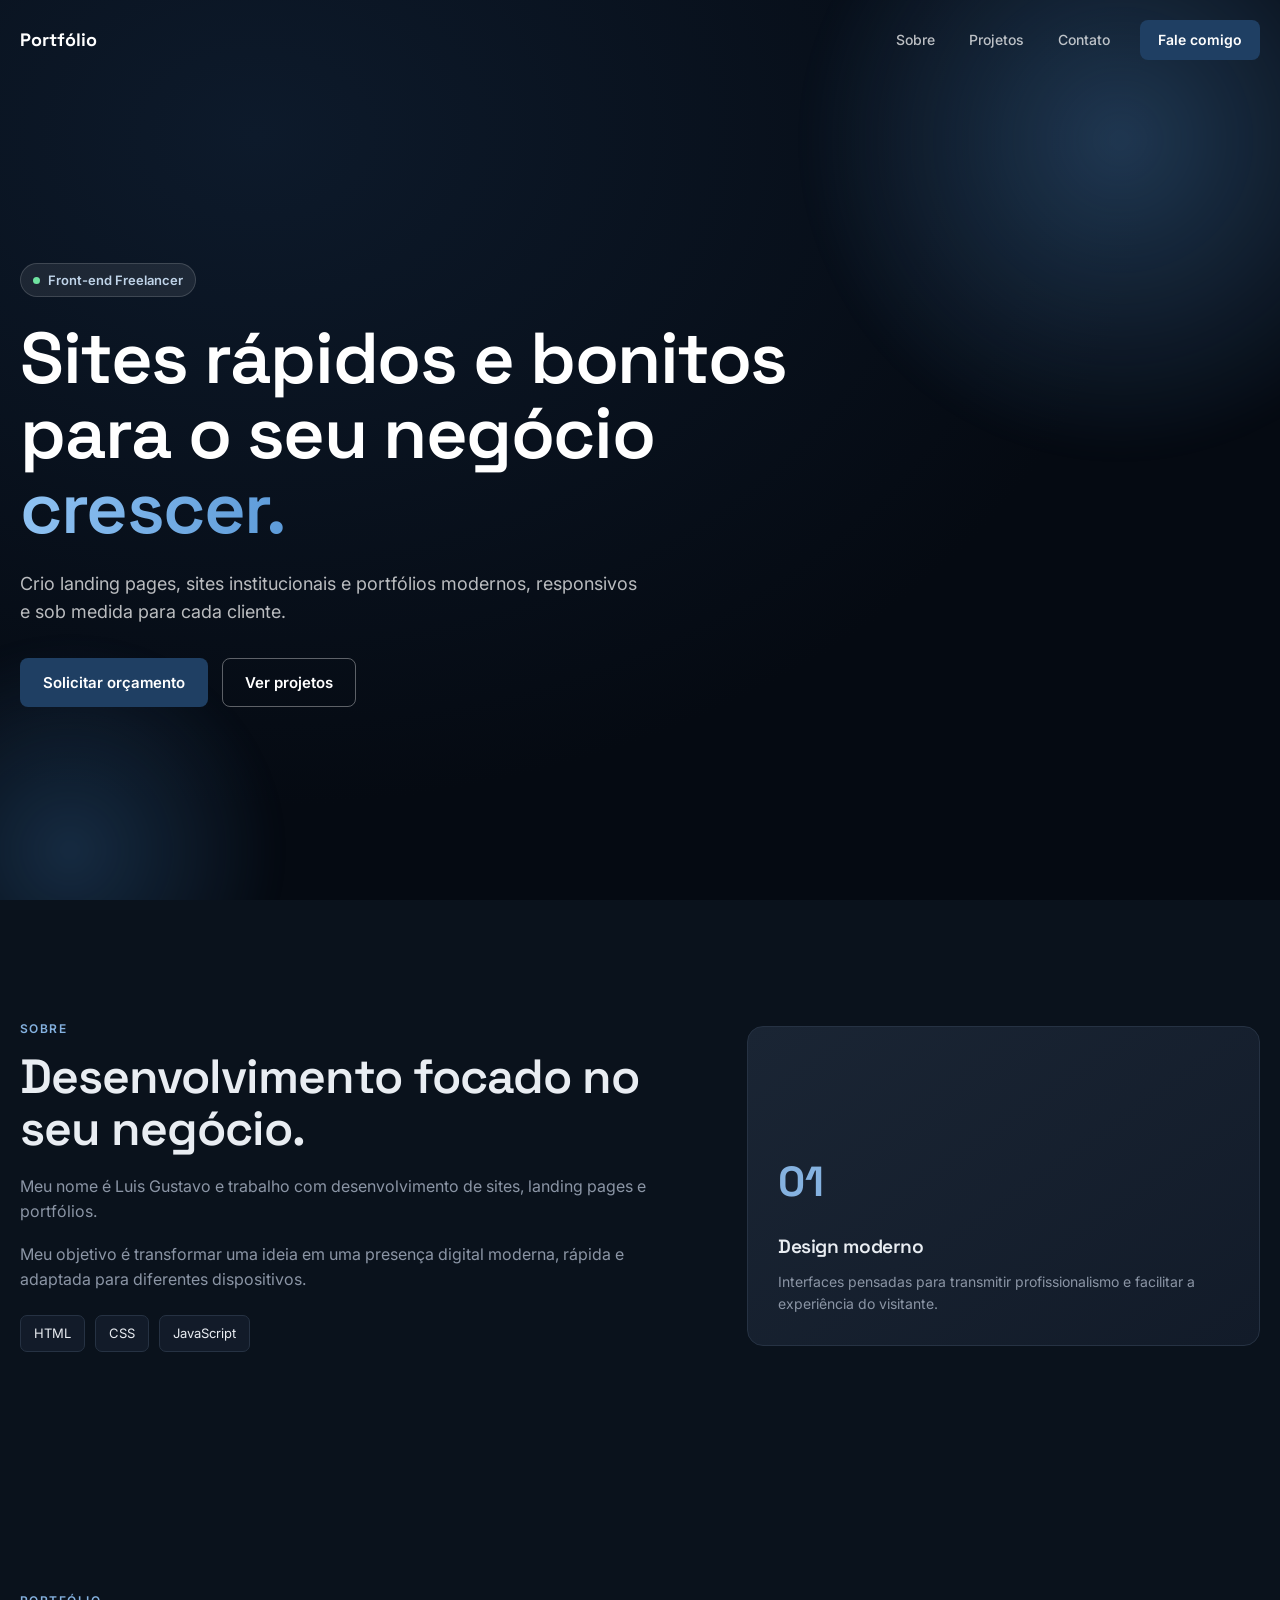
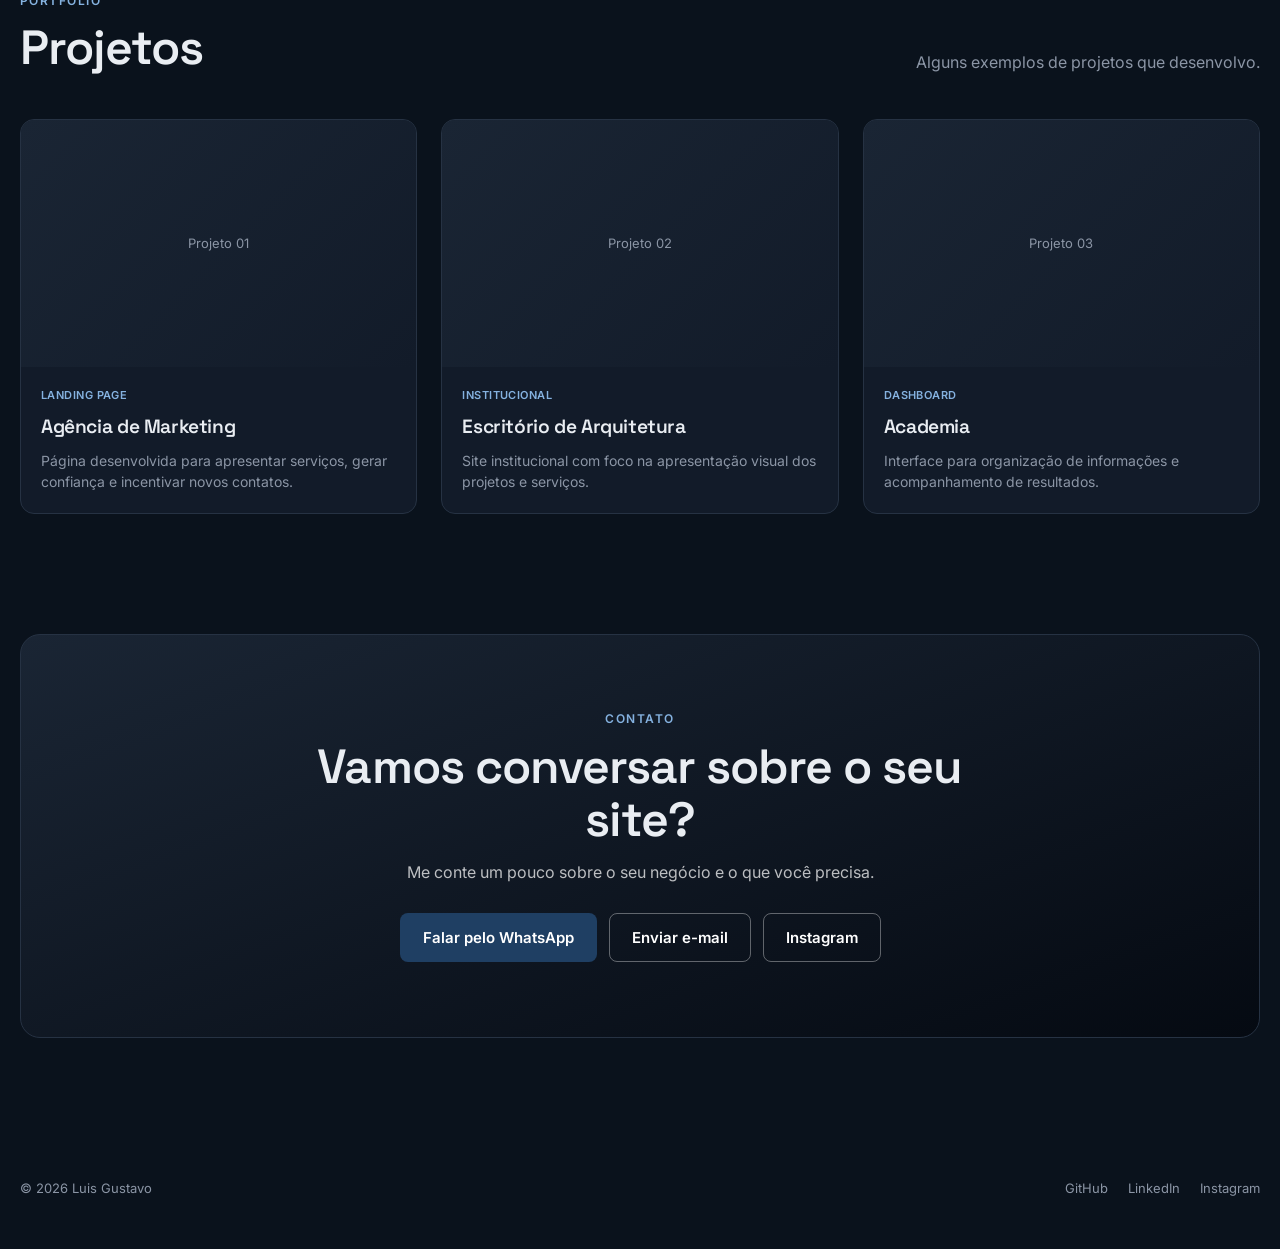
<file: index.html>
<!DOCTYPE html>
<html lang="pt-BR">
<head>
    <meta charset="UTF-8">
    <meta name="viewport" content="width=device-width, initial-scale=1.0">
    <meta name="description" content="Luis Gustavo — desenvolvedor front-end freelancer.">
    <title>Luis Gustavo — Front-end Freelancer</title>

    <link rel="preconnect" href="https://fonts.googleapis.com">
    <link rel="preconnect" href="https://fonts.gstatic.com" crossorigin>
    <link href="https://fonts.googleapis.com/css2?family=Space+Grotesk:wght@500;600;700&family=Inter:wght@400;500;600&display=swap" rel="stylesheet">

    <link rel="stylesheet" href="style.css">
</head>

<body>

<header class="nav" id="navbar">
    <div class="container nav-inner">
        <a href="#inicio" class="logo">Portfólio</a>

        <nav class="nav-menu" id="navMenu">
            <a href="#sobre">Sobre</a>
            <a href="#projetos">Projetos</a>
            <a href="#contato">Contato</a>
            <a href="#contato" class="mobile-menu-button">Fale comigo</a>
        </nav>

        <a href="#contato" class="btn btn-primary nav-button">
            Fale comigo
        </a>

        <button class="menu-toggle" id="menuToggle" aria-label="Abrir menu" aria-expanded="false">
            <span></span>
            <span></span>
            <span></span>
        </button>
    </div>
</header>

<main id="inicio">

<section class="hero">
    <div class="hero-glow hero-glow-one"></div>
    <div class="hero-glow hero-glow-two"></div>

    <div class="container hero-content">
        <span class="eyebrow">
            <i></i>
            Front-end Freelancer
        </span>

        <h1>
            Sites rápidos e bonitos para o seu negócio
            <span>crescer.</span>
        </h1>

        <p>
            Crio landing pages, sites institucionais e portfólios modernos,
            responsivos e sob medida para cada cliente.
        </p>

        <div class="hero-actions">
            <a href="#contato" class="btn btn-primary">
                Solicitar orçamento
            </a>

            <a href="#projetos" class="btn btn-ghost">
                Ver projetos
            </a>
        </div>
    </div>
</section>

<section class="section" id="sobre">
    <div class="container">
        <div class="about">

            <div class="about-content">
                <span class="section-label">SOBRE</span>

                <h2>Desenvolvimento focado no seu negócio.</h2>

                <p>
                    Meu nome é Luis Gustavo e trabalho com desenvolvimento
                    de sites, landing pages e portfólios.
                </p>

                <p>
                    Meu objetivo é transformar uma ideia em uma presença
                    digital moderna, rápida e adaptada para diferentes dispositivos.
                </p>

                <div class="skills">
                    <span>HTML</span>
                    <span>CSS</span>
                    <span>JavaScript</span>
                </div>
            </div>

            <div class="about-card">
                <div>
                    <span class="about-card-number">01</span>
                    <h3>Design moderno</h3>
                    <p>
                        Interfaces pensadas para transmitir profissionalismo
                        e facilitar a experiência do visitante.
                    </p>
                </div>
            </div>

        </div>
    </div>
</section>

<section class="section projects-section" id="projetos">
    <div class="container">

        <div class="section-heading">
            <div>
                <span class="section-label">PORTFÓLIO</span>
                <h2>Projetos</h2>
            </div>

            <p>Alguns exemplos de projetos que desenvolvo.</p>
        </div>

        <div class="projects-grid">

            <article class="project-card">
                <div class="project-image">
                    <span>Projeto 01</span>
                </div>

                <div class="project-info">
                    <span class="project-category">Landing Page</span>
                    <h3>Agência de Marketing</h3>
                    <p>
                        Página desenvolvida para apresentar serviços,
                        gerar confiança e incentivar novos contatos.
                    </p>
                </div>
            </article>

            <article class="project-card">
                <div class="project-image">
                    <span>Projeto 02</span>
                </div>

                <div class="project-info">
                    <span class="project-category">Institucional</span>
                    <h3>Escritório de Arquitetura</h3>
                    <p>
                        Site institucional com foco na apresentação
                        visual dos projetos e serviços.
                    </p>
                </div>
            </article>

            <article class="project-card">
                <div class="project-image">
                    <span>Projeto 03</span>
                </div>

                <div class="project-info">
                    <span class="project-category">Dashboard</span>
                    <h3>Academia</h3>
                    <p>
                        Interface para organização de informações
                        e acompanhamento de resultados.
                    </p>
                </div>
            </article>
        </div>
    </div>
</section>

<section class="contact-section" id="contato">
    <div class="container">

        <div class="contact-panel">
            <span class="section-label">CONTATO</span>

            <h2>Vamos conversar sobre o seu site?</h2>
            <p>
                Me conte um pouco sobre o seu negócio e o que você precisa.
            </p>
            <div class="contact-actions">
                <a                href="https://wa.me/5548996304221?text=Olá!%20Vi%20seu%20portfólio%20e%20tenho%20interesse%20em%20criar%20um%20site."
                    target="_blank"
                    rel="noopener noreferrer"
                    class="btn btn-primary"
                >
                    Falar pelo WhatsApp
                </a>
                <a               href="mailto:silvaluisgustavo2010@gmail.com"
                    class="btn btn-ghost"
                >Enviar e-mail
                </a>
                <a                href="https://www.instagram.com/gustavo346837/"
                  target="_blank" 
                  rel="noopener noreferrer" 
                  class="btn btn-ghost">Instagram</a>
            </div>
        </div>
    </div>
</section>
</main>
<footer>
    <div class="container footer-inner">
        <span>© 2026 Luis Gustavo</span>
        <div class="footer-links">
            <a href="https://github.com/silvaluisgustavo2010-prog">GitHub</a>
            <a href="https://www.linkedin.com/in/luis-gustavo-rocha-da-silva-5175083a5">LinkedIn</a>
            <a href="https://www.instagram.com/gustavo346837/">Instagram</a>
        </div>
    </div>
</footer>
<script src="script.js"></script>
</body>
</html>
</file>
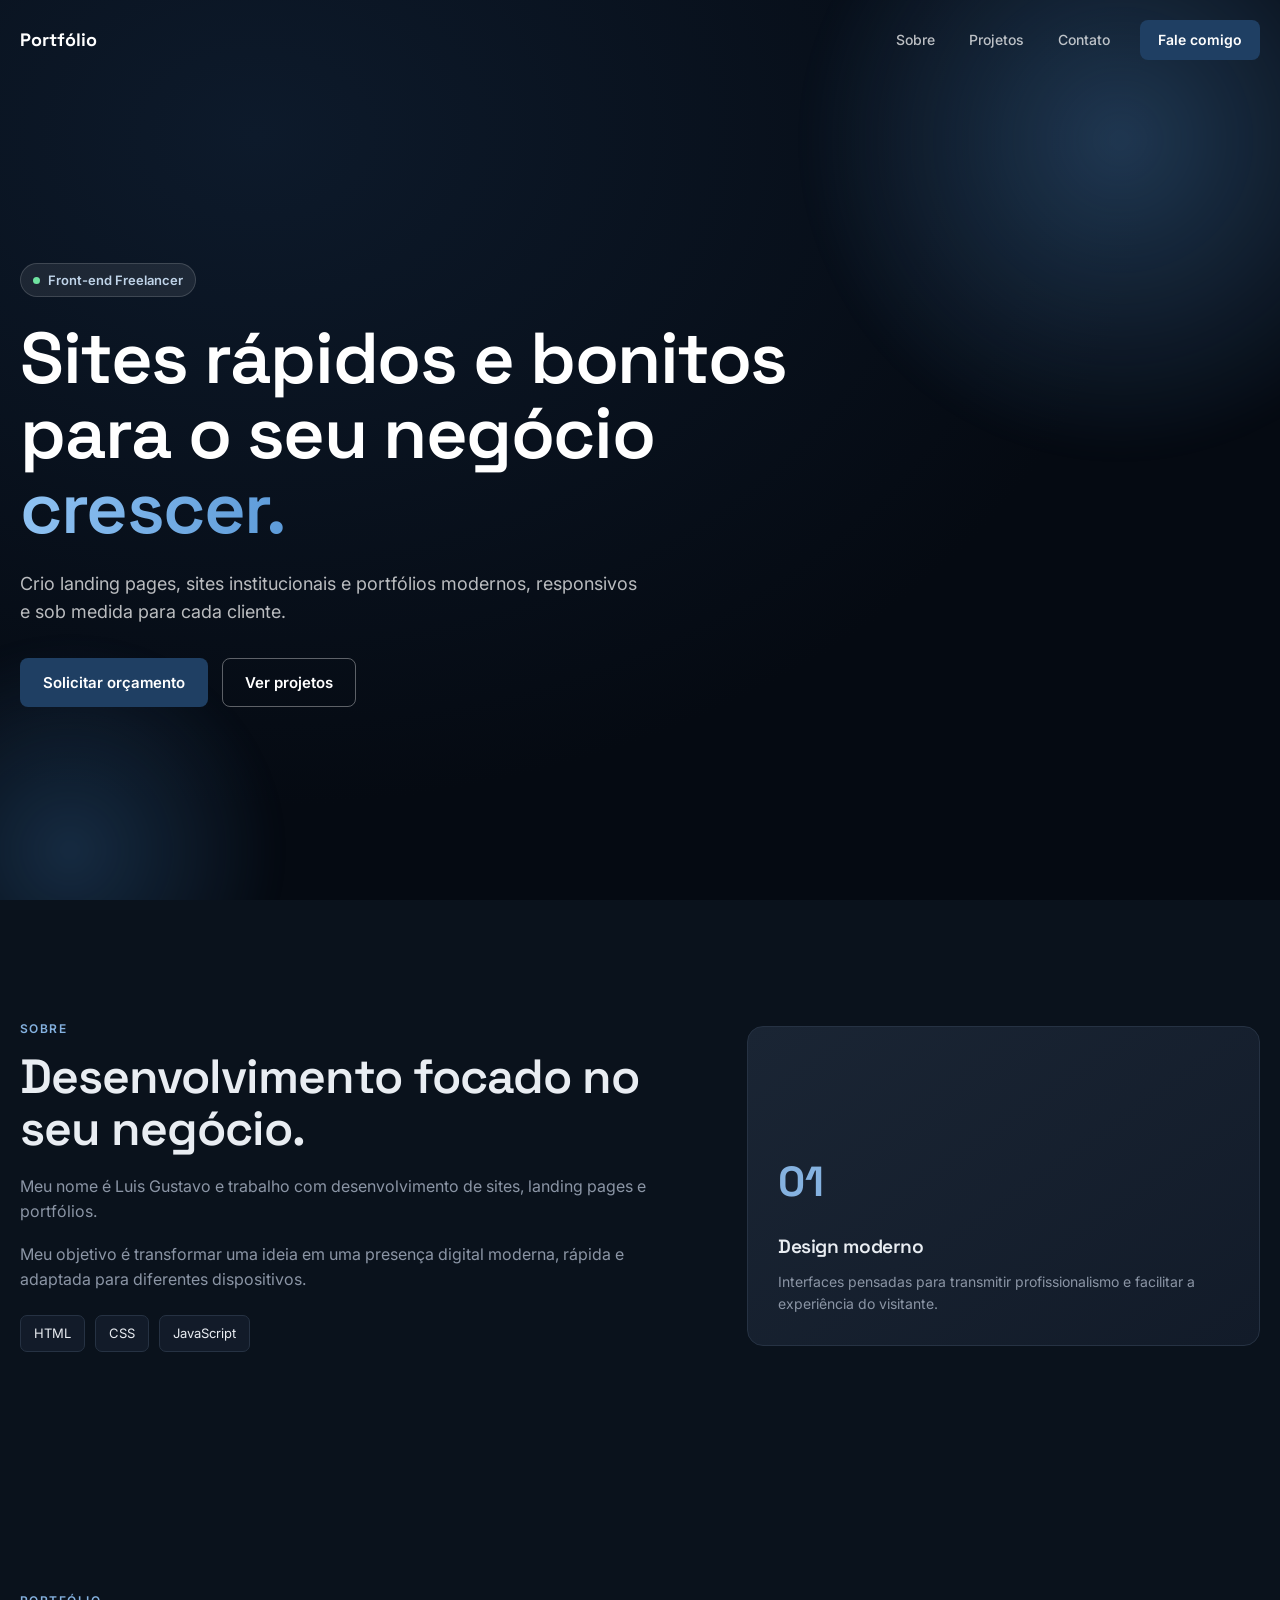
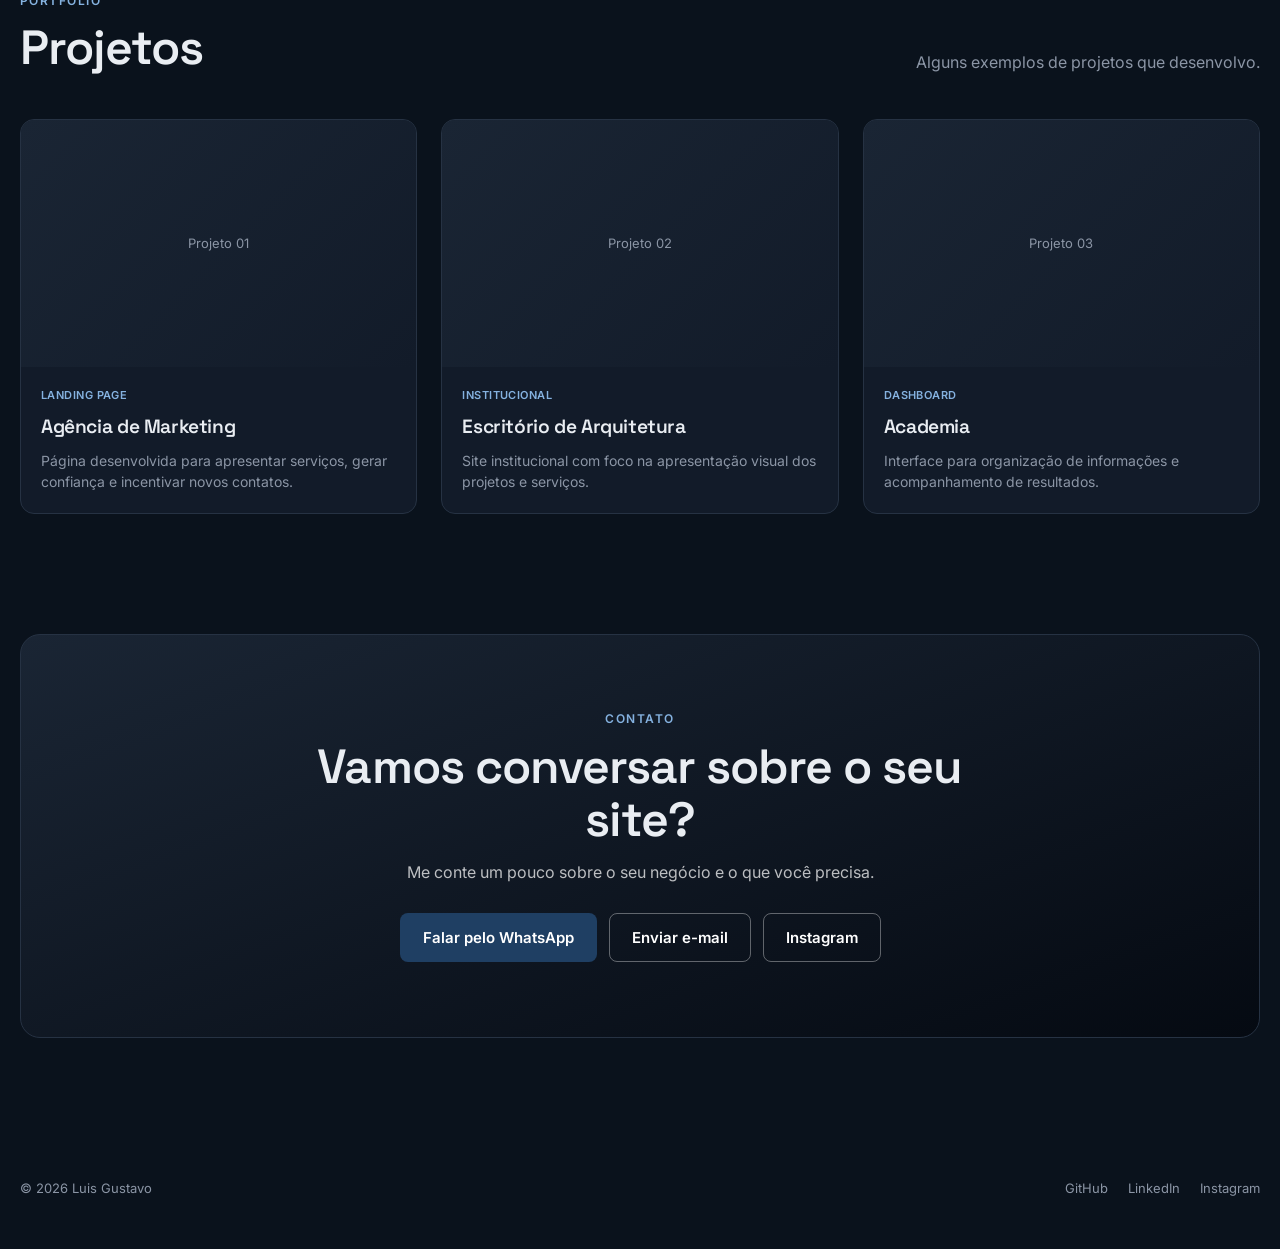
<file: Meusite.html>
<!DOCTYPE html>
<html lang="pt-BR">
<head>
    <meta charset="UTF-8">
    <meta name="viewport" content="width=device-width, initial-scale=1.0">
    <meta name="description" content="Luis Gustavo — desenvolvedor front-end freelancer.">
    <title>Luis Gustavo — Front-end Freelancer</title>

    <link rel="preconnect" href="https://fonts.googleapis.com">
    <link rel="preconnect" href="https://fonts.gstatic.com" crossorigin>
    <link href="https://fonts.googleapis.com/css2?family=Space+Grotesk:wght@500;600;700&family=Inter:wght@400;500;600&display=swap" rel="stylesheet">

    <link rel="stylesheet" href="Meusite.css">
</head>

<body>

<header class="nav" id="navbar">
    <div class="container nav-inner">
        <a href="#inicio" class="logo">Portfólio</a>

        <nav class="nav-menu" id="navMenu">
            <a href="#sobre">Sobre</a>
            <a href="#projetos">Projetos</a>
            <a href="#contato">Contato</a>
            <a href="#contato" class="mobile-menu-button">Fale comigo</a>
        </nav>

        <a href="#contato" class="btn btn-primary nav-button">
            Fale comigo
        </a>

        <button class="menu-toggle" id="menuToggle" aria-label="Abrir menu" aria-expanded="false">
            <span></span>
            <span></span>
            <span></span>
        </button>
    </div>
</header>

<main id="inicio">

<section class="hero">
    <div class="hero-glow hero-glow-one"></div>
    <div class="hero-glow hero-glow-two"></div>

    <div class="container hero-content">
        <span class="eyebrow">
            <i></i>
            Front-end Freelancer
        </span>

        <h1>
            Sites rápidos e bonitos para o seu negócio
            <span>crescer.</span>
        </h1>

        <p>
            Crio landing pages, sites institucionais e portfólios modernos,
            responsivos e sob medida para cada cliente.
        </p>

        <div class="hero-actions">
            <a href="#contato" class="btn btn-primary">
                Solicitar orçamento
            </a>

            <a href="#projetos" class="btn btn-ghost">
                Ver projetos
            </a>
        </div>
    </div>
</section>

<section class="section" id="sobre">
    <div class="container">
        <div class="about">

            <div class="about-content">
                <span class="section-label">SOBRE</span>

                <h2>Desenvolvimento focado no seu negócio.</h2>

                <p>
                    Meu nome é Luis Gustavo e trabalho com desenvolvimento
                    de sites, landing pages e portfólios.
                </p>

                <p>
                    Meu objetivo é transformar uma ideia em uma presença
                    digital moderna, rápida e adaptada para diferentes dispositivos.
                </p>

                <div class="skills">
                    <span>HTML</span>
                    <span>CSS</span>
                    <span>JavaScript</span>
                </div>
            </div>

            <div class="about-card">
                <div>
                    <span class="about-card-number">01</span>
                    <h3>Design moderno</h3>
                    <p>
                        Interfaces pensadas para transmitir profissionalismo
                        e facilitar a experiência do visitante.
                    </p>
                </div>
            </div>

        </div>
    </div>
</section>

<section class="section projects-section" id="projetos">
    <div class="container">

        <div class="section-heading">
            <div>
                <span class="section-label">PORTFÓLIO</span>
                <h2>Projetos</h2>
            </div>

            <p>Alguns exemplos de projetos que desenvolvo.</p>
        </div>

        <div class="projects-grid">

            <article class="project-card">
                <div class="project-image">
                    <span>Projeto 01</span>
                </div>

                <div class="project-info">
                    <span class="project-category">Landing Page</span>
                    <h3>Agência de Marketing</h3>
                    <p>
                        Página desenvolvida para apresentar serviços,
                        gerar confiança e incentivar novos contatos.
                    </p>
                </div>
            </article>

            <article class="project-card">
                <div class="project-image">
                    <span>Projeto 02</span>
                </div>

                <div class="project-info">
                    <span class="project-category">Institucional</span>
                    <h3>Escritório de Arquitetura</h3>
                    <p>
                        Site institucional com foco na apresentação
                        visual dos projetos e serviços.
                    </p>
                </div>
            </article>

            <article class="project-card">
                <div class="project-image">
                    <span>Projeto 03</span>
                </div>

                <div class="project-info">
                    <span class="project-category">Dashboard</span>
                    <h3>Academia</h3>
                    <p>
                        Interface para organização de informações
                        e acompanhamento de resultados.
                    </p>
                </div>
            </article>

        </div>
    </div>
</section>

<section class="contact-section" id="contato">
    <div class="container">

        <div class="contact-panel">
            <span class="section-label">CONTATO</span>

            <h2>Vamos conversar sobre o seu site?</h2>
            <p>
                Me conte um pouco sobre o seu negócio e o que você precisa.
            </p>
            <div class="contact-actions">
                <a                href="https://wa.me/5548996304221?text=Olá!%20Vi%20seu%20portfólio%20e%20tenho%20interesse%20em%20criar%20um%20site."
                    target="_blank"
                    rel="noopener noreferrer"
                    class="btn btn-primary"
                >
                    Falar pelo WhatsApp
                </a>
                <a               href="mailto:silvaluisgustavo2010@gmail.com"
                    class="btn btn-ghost"
                >Enviar e-mail
                </a>
                <a                href="https://www.instagram.com/gustavo346837/"
                  target="_blank" 
                  rel="noopener noreferrer" 
                  class="btn btn-ghost">Instagram</a>
            </div>
        </div>
    </div>
</section>
</main>
<footer>
    <div class="container footer-inner">
        <span>© 2026 Luis Gustavo</span>
        <div class="footer-links">
            <a href="https://github.com/silvaluisgustavo2010-prog">GitHub</a>
            <a href="https://www.linkedin.com/in/luis-gustavo-rocha-da-silva-5175083a5">LinkedIn</a>
            <a href="https://www.instagram.com/gustavo346837/">Instagram</a>
        </div>
    </div>
</footer>
<script src="Meusite.js"></script>
</body>
</html>
</file>
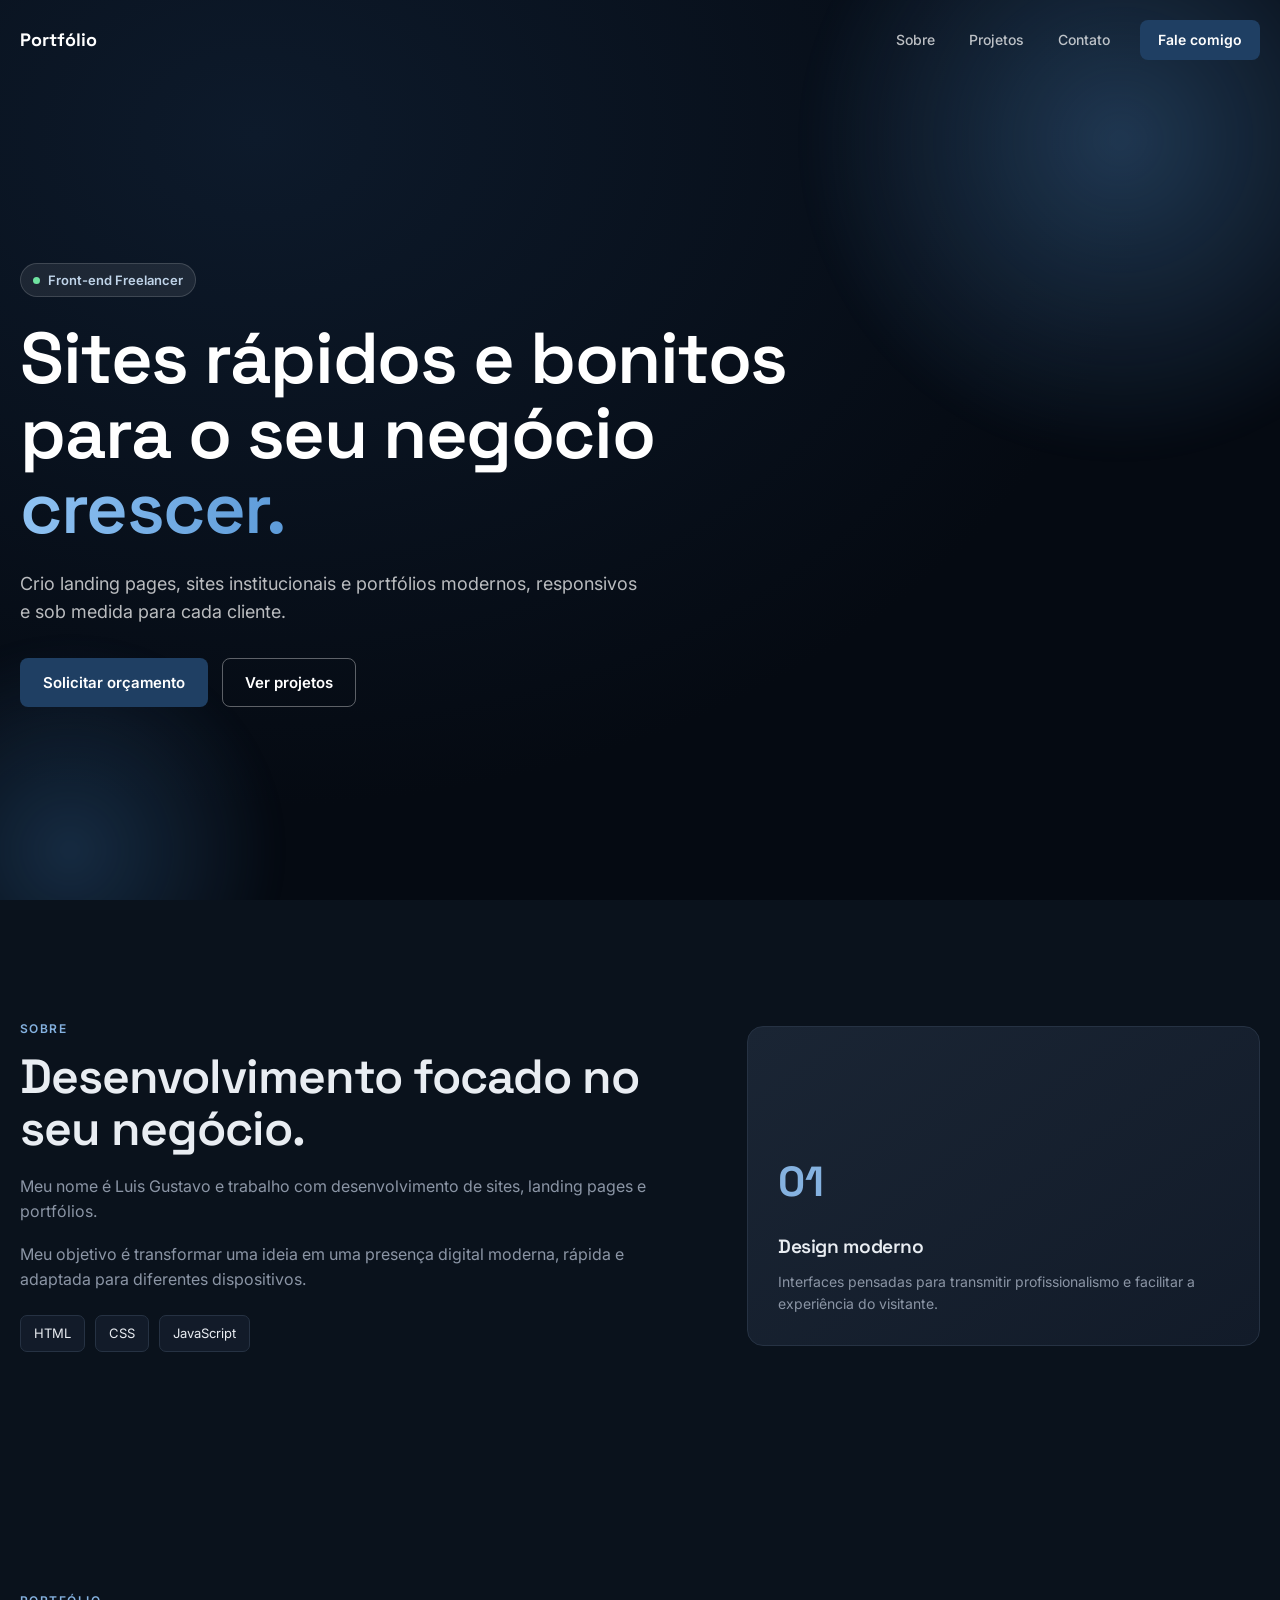
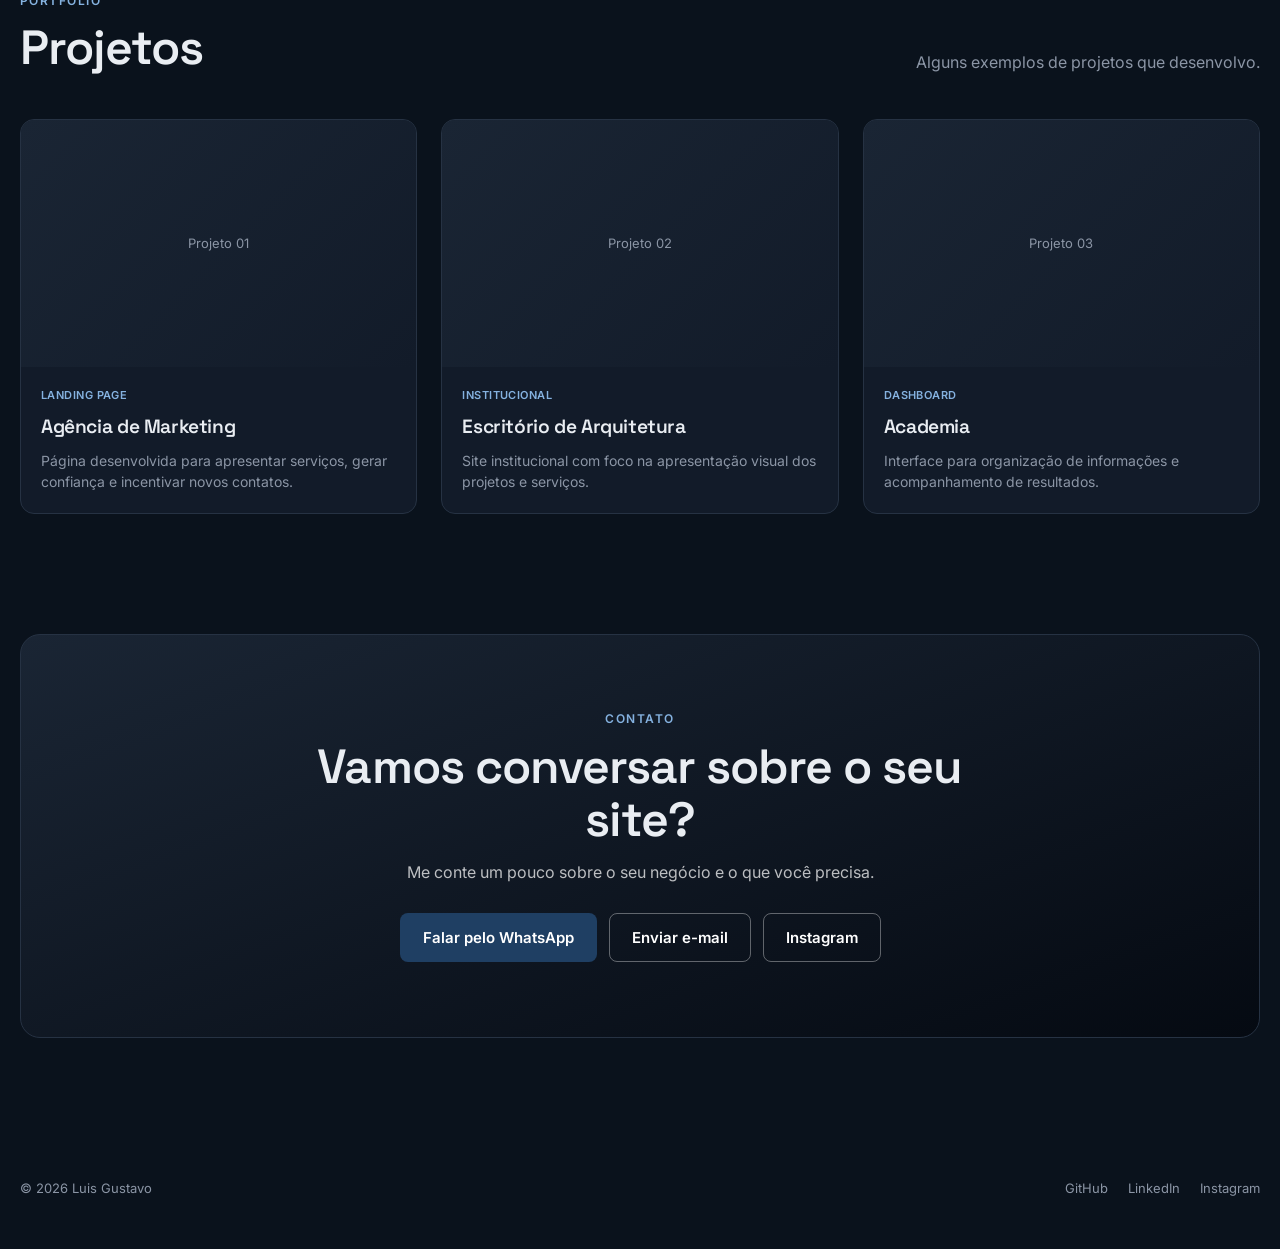
<file: meusite.html>
<!DOCTYPE html>
<html lang="pt-BR">
<head>
    <meta charset="UTF-8">
    <meta name="viewport" content="width=device-width, initial-scale=1.0">
    <meta name="description" content="Luis Gustavo — desenvolvedor front-end freelancer.">
    <title>Luis Gustavo — Front-end Freelancer</title>

    <link rel="preconnect" href="https://fonts.googleapis.com">
    <link rel="preconnect" href="https://fonts.gstatic.com" crossorigin>
    <link href="https://fonts.googleapis.com/css2?family=Space+Grotesk:wght@500;600;700&family=Inter:wght@400;500;600&display=swap" rel="stylesheet">

    <link rel="stylesheet" href="Meusite.css">
</head>

<body>

<header class="nav" id="navbar">
    <div class="container nav-inner">
        <a href="#inicio" class="logo">Portfólio</a>

        <nav class="nav-menu" id="navMenu">
            <a href="#sobre">Sobre</a>
            <a href="#projetos">Projetos</a>
            <a href="#contato">Contato</a>
            <a href="#contato" class="mobile-menu-button">Fale comigo</a>
        </nav>

        <a href="#contato" class="btn btn-primary nav-button">
            Fale comigo
        </a>

        <button class="menu-toggle" id="menuToggle" aria-label="Abrir menu" aria-expanded="false">
            <span></span>
            <span></span>
            <span></span>
        </button>
    </div>
</header>

<main id="inicio">

<section class="hero">
    <div class="hero-glow hero-glow-one"></div>
    <div class="hero-glow hero-glow-two"></div>

    <div class="container hero-content">
        <span class="eyebrow">
            <i></i>
            Front-end Freelancer
        </span>

        <h1>
            Sites rápidos e bonitos para o seu negócio
            <span>crescer.</span>
        </h1>

        <p>
            Crio landing pages, sites institucionais e portfólios modernos,
            responsivos e sob medida para cada cliente.
        </p>

        <div class="hero-actions">
            <a href="#contato" class="btn btn-primary">
                Solicitar orçamento
            </a>

            <a href="#projetos" class="btn btn-ghost">
                Ver projetos
            </a>
        </div>
    </div>
</section>

<section class="section" id="sobre">
    <div class="container">
        <div class="about">

            <div class="about-content">
                <span class="section-label">SOBRE</span>

                <h2>Desenvolvimento focado no seu negócio.</h2>

                <p>
                    Meu nome é Luis Gustavo e trabalho com desenvolvimento
                    de sites, landing pages e portfólios.
                </p>

                <p>
                    Meu objetivo é transformar uma ideia em uma presença
                    digital moderna, rápida e adaptada para diferentes dispositivos.
                </p>

                <div class="skills">
                    <span>HTML</span>
                    <span>CSS</span>
                    <span>JavaScript</span>
                </div>
            </div>

            <div class="about-card">
                <div>
                    <span class="about-card-number">01</span>
                    <h3>Design moderno</h3>
                    <p>
                        Interfaces pensadas para transmitir profissionalismo
                        e facilitar a experiência do visitante.
                    </p>
                </div>
            </div>

        </div>
    </div>
</section>

<section class="section projects-section" id="projetos">
    <div class="container">

        <div class="section-heading">
            <div>
                <span class="section-label">PORTFÓLIO</span>
                <h2>Projetos</h2>
            </div>

            <p>Alguns exemplos de projetos que desenvolvo.</p>
        </div>

        <div class="projects-grid">

            <article class="project-card">
                <div class="project-image">
                    <span>Projeto 01</span>
                </div>

                <div class="project-info">
                    <span class="project-category">Landing Page</span>
                    <h3>Agência de Marketing</h3>
                    <p>
                        Página desenvolvida para apresentar serviços,
                        gerar confiança e incentivar novos contatos.
                    </p>
                </div>
            </article>

            <article class="project-card">
                <div class="project-image">
                    <span>Projeto 02</span>
                </div>

                <div class="project-info">
                    <span class="project-category">Institucional</span>
                    <h3>Escritório de Arquitetura</h3>
                    <p>
                        Site institucional com foco na apresentação
                        visual dos projetos e serviços.
                    </p>
                </div>
            </article>

            <article class="project-card">
                <div class="project-image">
                    <span>Projeto 03</span>
                </div>

                <div class="project-info">
                    <span class="project-category">Dashboard</span>
                    <h3>Academia</h3>
                    <p>
                        Interface para organização de informações
                        e acompanhamento de resultados.
                    </p>
                </div>
            </article>

        </div>
    </div>
</section>

<section class="contact-section" id="contato">
    <div class="container">

        <div class="contact-panel">
            <span class="section-label">CONTATO</span>

            <h2>Vamos conversar sobre o seu site?</h2>
            <p>
                Me conte um pouco sobre o seu negócio e o que você precisa.
            </p>
            <div class="contact-actions">
                <a                href="https://wa.me/5548996304221?text=Olá!%20Vi%20seu%20portfólio%20e%20tenho%20interesse%20em%20criar%20um%20site."
                    target="_blank"
                    rel="noopener noreferrer"
                    class="btn btn-primary"
                >
                    Falar pelo WhatsApp
                </a>
                <a               href="mailto:silvaluisgustavo2010@gmail.com"
                    class="btn btn-ghost"
                >Enviar e-mail
                </a>
                <a                href="https://www.instagram.com/gustavo346837/"
                  target="_blank" 
                  rel="noopener noreferrer" 
                  class="btn btn-ghost">Instagram</a>
            </div>
        </div>
    </div>
</section>
</main>
<footer>
    <div class="container footer-inner">
        <span>© 2026 Luis Gustavo</span>
        <div class="footer-links">
            <a href="https://github.com/silvaluisgustavo2010-prog">GitHub</a>
            <a href="https://www.linkedin.com/in/luis-gustavo-rocha-da-silva-5175083a5">LinkedIn</a>
            <a href="https://www.instagram.com/gustavo346837/">Instagram</a>
        </div>
    </div>
</footer>
<script src="Meusite.js"></script>
</body>
</html>
</file>
<file: style.css>
:root {
    --bg: #0A121C;
    --surface: #121B29;
    --surface-2: #1A2534;
    --ink: #E9EDF2;
    --ink-muted: #8B95A5;
    --line: #263243;
    --navy-900: #050A12;
    --navy-800: #0D1A2B;
    --blue-600: #1F3F63;
    --blue-700: #16304E;
    --blue-soft: rgba(63,110,160,.18);
    --blue-text: #85B2E0;
    --display: 'Space Grotesk', sans-serif;
    --body: 'Inter', sans-serif;
    --container: 1240px;
}

* {
    box-sizing: border-box;
    margin: 0;
    padding: 0;
}

html {
    scroll-behavior: smooth;
    scroll-padding-top: 90px;
}

body {
    background: var(--bg);
    color: var(--ink);
    font-family: var(--body);
    line-height: 1.55;
    overflow-x: hidden;
}

body.menu-open {
    overflow: hidden;
}

a {
    color: inherit;
    text-decoration: none;
}

button {
    font: inherit;
}

.container {
    width: min(calc(100% - 40px), var(--container));
    margin-inline: auto;
}

h1,
h2,
h3 {
    font-family: var(--display);
    font-weight: 600;
    letter-spacing: -.02em;
}

h1 {
    font-size: clamp(2.4rem, 6vw, 4.5rem);
    line-height: 1.04;
}

h2 {
    font-size: clamp(2rem, 4vw, 3rem);
    line-height: 1.1;
}

h3 {
    font-size: 1.2rem;
}

.btn {
    display: inline-flex;
    align-items: center;
    justify-content: center;
    min-height: 46px;
    padding: 12px 22px;
    border: 1px solid transparent;
    border-radius: 8px;
    font-size: 15px;
    font-weight: 600;
    transition: .2s ease;
}

.btn-primary {
    background: var(--blue-600);
    color: #fff;
}

.btn-primary:hover {
    background: var(--blue-700);
    transform: translateY(-2px);
}

.btn-ghost {
    border-color: rgba(255,255,255,.35);
    color: #fff;
}

.btn-ghost:hover {
    border-color: #fff;
    transform: translateY(-2px);
}

.nav {
    position: fixed;
    top: 0;
    left: 0;
    width: 100%;
    z-index: 1000;
    padding: 20px 0;
    border-bottom: 1px solid transparent;
    transition: .3s ease;
}

.nav.scrolled {
    padding: 12px 0;
    background: rgba(10,18,28,.88);
    backdrop-filter: blur(12px);
    border-color: var(--line);
}

.nav-inner {
    display: flex;
    align-items: center;
    gap: 30px;
}

.logo {
    flex-shrink: 0;
    font-family: var(--display);
    font-size: 18px;
    font-weight: 700;
    color: #fff;
}

.nav-menu {
    display: flex;
    align-items: center;
    gap: clamp(18px,3vw,34px);
    margin-left: auto;
}

.nav-menu a {
    color: rgba(255,255,255,.72);
    font-size: 14px;
    font-weight: 500;
}

.nav-menu a:hover {
    color: #fff;
}

.nav-button {
    flex-shrink: 0;
    min-height: 40px;
    padding: 8px 17px;
    font-size: 14px;
}

.mobile-menu-button {
    display: none;
}

.menu-toggle {
    display: none;
    width: 42px;
    height: 42px;
    border: 1px solid var(--line);
    border-radius: 8px;
    background: var(--surface);
    cursor: pointer;
    flex-direction: column;
    align-items: center;
    justify-content: center;
    gap: 5px;
}

.menu-toggle span {
    width: 20px;
    height: 2px;
    background: #fff;
    transition: .3s ease;
}

.menu-toggle.active span:nth-child(1) {
    transform: translateY(7px) rotate(45deg);
}

.menu-toggle.active span:nth-child(2) {
    opacity: 0;
}

.menu-toggle.active span:nth-child(3) {
    transform: translateY(-7px) rotate(-45deg);
}

.hero {
    position: relative;
    min-height: 100svh;
    display: flex;
    align-items: center;
    padding: 150px 0 80px;
    overflow: hidden;
    background: radial-gradient(ellipse at 20% 15%, var(--navy-800), var(--navy-900) 62%);
}

.hero-content {
    position: relative;
    z-index: 2;
}

.hero h1 {
    max-width: 900px;
    color: #fff;
}

.hero h1 span {
    background: linear-gradient(90deg,#8FC2F2,#5D9BD9);
    -webkit-background-clip: text;
    color: transparent;
}

.hero p {
    max-width: 620px;
    margin-top: 24px;
    color: rgba(255,255,255,.72);
    font-size: clamp(1rem,2vw,1.125rem);
}

.eyebrow {
    display: inline-flex;
    align-items: center;
    gap: 8px;
    margin-bottom: 24px;
    padding: 6px 12px;
    border: 1px solid rgba(255,255,255,.15);
    border-radius: 20px;
    background: rgba(255,255,255,.08);
    color: #BFD3E8;
    font-size: 13px;
    font-weight: 600;
}

.eyebrow i {
    width: 7px;
    height: 7px;
    border-radius: 50%;
    background: #6FE3A0;
}

.hero-actions {
    display: flex;
    flex-wrap: wrap;
    gap: 14px;
    margin-top: 32px;
}

.hero-glow {
    position: absolute;
    border-radius: 50%;
    pointer-events: none;
}

.hero-glow-one {
    width: min(640px,70vw);
    aspect-ratio: 1;
    top: -180px;
    right: -160px;
    background: radial-gradient(circle,rgba(80,140,200,.35),transparent 70%);
    filter: blur(10px);
}

.hero-glow-two {
    width: min(420px,55vw);
    aspect-ratio: 1;
    left: -140px;
    bottom: -160px;
    background: radial-gradient(circle,rgba(47,93,138,.4),transparent 70%);
    filter: blur(10px);
}

.section {
    padding: clamp(75px,10vw,120px) 0;
}

.section-label {
    display: block;
    margin-bottom: 12px;
    color: var(--blue-text);
    font-size: 12px;
    font-weight: 600;
    letter-spacing: .12em;
}

.about {
    display: grid;
    grid-template-columns: minmax(0,1.1fr) minmax(280px,.9fr);
    align-items: center;
    gap: clamp(40px,8vw,100px);
}

.about-content p {
    max-width: 650px;
    margin-top: 18px;
    color: var(--ink-muted);
}

.skills {
    display: flex;
    flex-wrap: wrap;
    gap: 10px;
    margin-top: 24px;
}

.skills span {
    padding: 7px 13px;
    border: 1px solid var(--line);
    border-radius: 7px;
    background: var(--surface);
    font-size: 13px;
}

.skills span:hover {
    border-color: var(--blue-text);
    transform: translateY(-2px);
}

.about-card {
    min-height: 320px;
    display: flex;
    align-items: flex-end;
    padding: 30px;
    border: 1px solid var(--line);
    border-radius: 16px;
    background: linear-gradient(145deg,var(--surface-2),var(--surface));
}

.about-card-number {
    display: block;
    margin-bottom: 18px;
    color: var(--blue-text);
    font-family: var(--display);
    font-size: 42px;
    font-weight: 700;
}

.about-card p {
    margin-top: 10px;
    color: var(--ink-muted);
    font-size: 14px;
}

.section-heading {
    display: flex;
    align-items: flex-end;
    justify-content: space-between;
    gap: 30px;
    margin-bottom: 44px;
}

.section-heading > p {
    max-width: 400px;
    color: var(--ink-muted);
    text-align: right;
}

.projects-grid {
    display: grid;
    grid-template-columns: repeat(auto-fit,minmax(280px,1fr));
    gap: 24px;
}

.project-card {
    min-width: 0;
    overflow: hidden;
    border: 1px solid var(--line);
    border-radius: 14px;
    background: var(--surface);
    transition: .3s ease;
}

.project-card:hover {
    transform: translateY(-6px);
    border-color: rgba(47,93,138,.45);
    box-shadow: 0 24px 45px -25px rgba(14,27,45,.8);
}

.project-image {
    aspect-ratio: 16/10;
    display: flex;
    align-items: center;
    justify-content: center;
    background: linear-gradient(135deg,var(--surface-2),var(--surface));
    color: var(--ink-muted);
    font-size: 13px;
}

.project-info {
    padding: 20px;
}

.project-category {
    display: block;
    margin-bottom: 8px;
    color: var(--blue-text);
    font-size: 11px;
    font-weight: 600;
    letter-spacing: .04em;
    text-transform: uppercase;
}

.project-info p {
    margin-top: 8px;
    color: var(--ink-muted);
    font-size: 14px;
}

.contact-section {
    padding: 0 0 clamp(60px,10vw,110px);
}

.contact-panel {
    padding: clamp(45px,7vw,75px) clamp(20px,6vw,60px);
    border: 1px solid var(--line);
    border-radius: 20px;
    background: linear-gradient(160deg,var(--surface-2),var(--navy-900));
    text-align: center;
}

.contact-panel h2 {
    max-width: 700px;
    margin: auto;
}

.contact-panel > p {
    max-width: 500px;
    margin: 14px auto 28px;
    color: rgba(255,255,255,.72);
}

.contact-actions {
    display: flex;
    flex-wrap: wrap;
    justify-content: center;
    gap: 12px;
}

footer {
    padding: 30px 0 50px;
}

.footer-inner {
    display: flex;
    align-items: center;
    justify-content: space-between;
    gap: 20px;
    color: var(--ink-muted);
    font-size: 13px;
}

.footer-links {
    display: flex;
    flex-wrap: wrap;
    gap: 20px;
}

.footer-links a:hover {
    color: var(--ink);
}

@media (max-width: 850px) {
    .nav-button {
        display: none;
    }

    .menu-toggle {
        display: flex;
        margin-left: auto;
    }

    .nav-menu {
        position: fixed;
        top: 0;
        right: 0;
        width: min(320px,85vw);
        height: 100dvh;
        padding: 100px 30px 30px;
        flex-direction: column;
        align-items: flex-start;
        gap: 24px;
        background: rgba(5,10,18,.98);
        border-left: 1px solid var(--line);
        transform: translateX(100%);
        transition: transform .35s ease;
    }

    .nav-menu.open {
        transform: translateX(0);
    }

    .nav-menu a {
        font-size: 18px;
    }

    .mobile-menu-button {
        display: flex;
        width: 100%;
        justify-content: center;
        padding: 13px;
        border-radius: 8px;
        background: var(--blue-600);
        color: #fff !important;
        font-size: 15px !important;
    }

    .about {
        grid-template-columns: 1fr;
    }

    .section-heading {
        align-items: flex-start;
        flex-direction: column;
    }

    .section-heading > p {
        text-align: left;
    }
}

@media (max-width: 600px) {
    .container {
        width: calc(100% - 28px);
    }

    .nav {
        padding: 15px 0;
    }

    .hero {
        padding: 110px 0 65px;
    }

    .hero h1 {
        font-size: clamp(2.2rem,11vw,3.1rem);
    }

    .hero p {
        font-size: 15px;
    }

    .hero-actions {
        flex-direction: column;
        margin-top: 26px;
    }

    .hero-actions .btn,
    .contact-actions .btn {
        width: 100%;
    }

    .section {
        padding: 70px 0;
    }

    .projects-grid {
        grid-template-columns: 1fr;
    }

    .contact-panel {
        border-radius: 16px;
        padding: 45px 18px;
    }

    .contact-actions {
        flex-direction: column;
    }

    .footer-inner {
        flex-direction: column;
        text-align: center;
    }

    .footer-links {
        justify-content: center;
    }
}

@media (max-width: 380px) {
    .container {
        width: calc(100% - 24px);
    }

    .hero h1 {
        font-size: 2rem;
    }
}
</file>
<file: Meusite.css>
:root {
    --bg: #0A121C;
    --surface: #121B29;
    --surface-2: #1A2534;
    --ink: #E9EDF2;
    --ink-muted: #8B95A5;
    --line: #263243;
    --navy-900: #050A12;
    --navy-800: #0D1A2B;
    --blue-600: #1F3F63;
    --blue-700: #16304E;
    --blue-soft: rgba(63,110,160,.18);
    --blue-text: #85B2E0;
    --display: 'Space Grotesk', sans-serif;
    --body: 'Inter', sans-serif;
    --container: 1240px;
}

* {
    box-sizing: border-box;
    margin: 0;
    padding: 0;
}

html {
    scroll-behavior: smooth;
    scroll-padding-top: 90px;
}

body {
    background: var(--bg);
    color: var(--ink);
    font-family: var(--body);
    line-height: 1.55;
    overflow-x: hidden;
}

body.menu-open {
    overflow: hidden;
}

a {
    color: inherit;
    text-decoration: none;
}

button {
    font: inherit;
}

.container {
    width: min(calc(100% - 40px), var(--container));
    margin-inline: auto;
}

h1,
h2,
h3 {
    font-family: var(--display);
    font-weight: 600;
    letter-spacing: -.02em;
}

h1 {
    font-size: clamp(2.4rem, 6vw, 4.5rem);
    line-height: 1.04;
}

h2 {
    font-size: clamp(2rem, 4vw, 3rem);
    line-height: 1.1;
}

h3 {
    font-size: 1.2rem;
}

.btn {
    display: inline-flex;
    align-items: center;
    justify-content: center;
    min-height: 46px;
    padding: 12px 22px;
    border: 1px solid transparent;
    border-radius: 8px;
    font-size: 15px;
    font-weight: 600;
    transition: .2s ease;
}

.btn-primary {
    background: var(--blue-600);
    color: #fff;
}

.btn-primary:hover {
    background: var(--blue-700);
    transform: translateY(-2px);
}

.btn-ghost {
    border-color: rgba(255,255,255,.35);
    color: #fff;
}

.btn-ghost:hover {
    border-color: #fff;
    transform: translateY(-2px);
}

.nav {
    position: fixed;
    top: 0;
    left: 0;
    width: 100%;
    z-index: 1000;
    padding: 20px 0;
    border-bottom: 1px solid transparent;
    transition: .3s ease;
}

.nav.scrolled {
    padding: 12px 0;
    background: rgba(10,18,28,.88);
    backdrop-filter: blur(12px);
    border-color: var(--line);
}

.nav-inner {
    display: flex;
    align-items: center;
    gap: 30px;
}

.logo {
    flex-shrink: 0;
    font-family: var(--display);
    font-size: 18px;
    font-weight: 700;
    color: #fff;
}

.nav-menu {
    display: flex;
    align-items: center;
    gap: clamp(18px,3vw,34px);
    margin-left: auto;
}

.nav-menu a {
    color: rgba(255,255,255,.72);
    font-size: 14px;
    font-weight: 500;
}

.nav-menu a:hover {
    color: #fff;
}

.nav-button {
    flex-shrink: 0;
    min-height: 40px;
    padding: 8px 17px;
    font-size: 14px;
}

.mobile-menu-button {
    display: none;
}

.menu-toggle {
    display: none;
    width: 42px;
    height: 42px;
    border: 1px solid var(--line);
    border-radius: 8px;
    background: var(--surface);
    cursor: pointer;
    flex-direction: column;
    align-items: center;
    justify-content: center;
    gap: 5px;
}

.menu-toggle span {
    width: 20px;
    height: 2px;
    background: #fff;
    transition: .3s ease;
}

.menu-toggle.active span:nth-child(1) {
    transform: translateY(7px) rotate(45deg);
}

.menu-toggle.active span:nth-child(2) {
    opacity: 0;
}

.menu-toggle.active span:nth-child(3) {
    transform: translateY(-7px) rotate(-45deg);
}

.hero {
    position: relative;
    min-height: 100svh;
    display: flex;
    align-items: center;
    padding: 150px 0 80px;
    overflow: hidden;
    background: radial-gradient(ellipse at 20% 15%, var(--navy-800), var(--navy-900) 62%);
}

.hero-content {
    position: relative;
    z-index: 2;
}

.hero h1 {
    max-width: 900px;
    color: #fff;
}

.hero h1 span {
    background: linear-gradient(90deg,#8FC2F2,#5D9BD9);
    -webkit-background-clip: text;
    color: transparent;
}

.hero p {
    max-width: 620px;
    margin-top: 24px;
    color: rgba(255,255,255,.72);
    font-size: clamp(1rem,2vw,1.125rem);
}

.eyebrow {
    display: inline-flex;
    align-items: center;
    gap: 8px;
    margin-bottom: 24px;
    padding: 6px 12px;
    border: 1px solid rgba(255,255,255,.15);
    border-radius: 20px;
    background: rgba(255,255,255,.08);
    color: #BFD3E8;
    font-size: 13px;
    font-weight: 600;
}

.eyebrow i {
    width: 7px;
    height: 7px;
    border-radius: 50%;
    background: #6FE3A0;
}

.hero-actions {
    display: flex;
    flex-wrap: wrap;
    gap: 14px;
    margin-top: 32px;
}

.hero-glow {
    position: absolute;
    border-radius: 50%;
    pointer-events: none;
}

.hero-glow-one {
    width: min(640px,70vw);
    aspect-ratio: 1;
    top: -180px;
    right: -160px;
    background: radial-gradient(circle,rgba(80,140,200,.35),transparent 70%);
    filter: blur(10px);
}

.hero-glow-two {
    width: min(420px,55vw);
    aspect-ratio: 1;
    left: -140px;
    bottom: -160px;
    background: radial-gradient(circle,rgba(47,93,138,.4),transparent 70%);
    filter: blur(10px);
}

.section {
    padding: clamp(75px,10vw,120px) 0;
}

.section-label {
    display: block;
    margin-bottom: 12px;
    color: var(--blue-text);
    font-size: 12px;
    font-weight: 600;
    letter-spacing: .12em;
}

.about {
    display: grid;
    grid-template-columns: minmax(0,1.1fr) minmax(280px,.9fr);
    align-items: center;
    gap: clamp(40px,8vw,100px);
}

.about-content p {
    max-width: 650px;
    margin-top: 18px;
    color: var(--ink-muted);
}

.skills {
    display: flex;
    flex-wrap: wrap;
    gap: 10px;
    margin-top: 24px;
}

.skills span {
    padding: 7px 13px;
    border: 1px solid var(--line);
    border-radius: 7px;
    background: var(--surface);
    font-size: 13px;
}

.skills span:hover {
    border-color: var(--blue-text);
    transform: translateY(-2px);
}

.about-card {
    min-height: 320px;
    display: flex;
    align-items: flex-end;
    padding: 30px;
    border: 1px solid var(--line);
    border-radius: 16px;
    background: linear-gradient(145deg,var(--surface-2),var(--surface));
}

.about-card-number {
    display: block;
    margin-bottom: 18px;
    color: var(--blue-text);
    font-family: var(--display);
    font-size: 42px;
    font-weight: 700;
}

.about-card p {
    margin-top: 10px;
    color: var(--ink-muted);
    font-size: 14px;
}

.section-heading {
    display: flex;
    align-items: flex-end;
    justify-content: space-between;
    gap: 30px;
    margin-bottom: 44px;
}

.section-heading > p {
    max-width: 400px;
    color: var(--ink-muted);
    text-align: right;
}

.projects-grid {
    display: grid;
    grid-template-columns: repeat(auto-fit,minmax(280px,1fr));
    gap: 24px;
}

.project-card {
    min-width: 0;
    overflow: hidden;
    border: 1px solid var(--line);
    border-radius: 14px;
    background: var(--surface);
    transition: .3s ease;
}

.project-card:hover {
    transform: translateY(-6px);
    border-color: rgba(47,93,138,.45);
    box-shadow: 0 24px 45px -25px rgba(14,27,45,.8);
}

.project-image {
    aspect-ratio: 16/10;
    display: flex;
    align-items: center;
    justify-content: center;
    background: linear-gradient(135deg,var(--surface-2),var(--surface));
    color: var(--ink-muted);
    font-size: 13px;
}

.project-info {
    padding: 20px;
}

.project-category {
    display: block;
    margin-bottom: 8px;
    color: var(--blue-text);
    font-size: 11px;
    font-weight: 600;
    letter-spacing: .04em;
    text-transform: uppercase;
}

.project-info p {
    margin-top: 8px;
    color: var(--ink-muted);
    font-size: 14px;
}

.contact-section {
    padding: 0 0 clamp(60px,10vw,110px);
}

.contact-panel {
    padding: clamp(45px,7vw,75px) clamp(20px,6vw,60px);
    border: 1px solid var(--line);
    border-radius: 20px;
    background: linear-gradient(160deg,var(--surface-2),var(--navy-900));
    text-align: center;
}

.contact-panel h2 {
    max-width: 700px;
    margin: auto;
}

.contact-panel > p {
    max-width: 500px;
    margin: 14px auto 28px;
    color: rgba(255,255,255,.72);
}

.contact-actions {
    display: flex;
    flex-wrap: wrap;
    justify-content: center;
    gap: 12px;
}

footer {
    padding: 30px 0 50px;
}

.footer-inner {
    display: flex;
    align-items: center;
    justify-content: space-between;
    gap: 20px;
    color: var(--ink-muted);
    font-size: 13px;
}

.footer-links {
    display: flex;
    flex-wrap: wrap;
    gap: 20px;
}

.footer-links a:hover {
    color: var(--ink);
}

@media (max-width: 850px) {
    .nav-button {
        display: none;
    }

    .menu-toggle {
        display: flex;
        margin-left: auto;
    }

    .nav-menu {
        position: fixed;
        top: 0;
        right: 0;
        width: min(320px,85vw);
        height: 100dvh;
        padding: 100px 30px 30px;
        flex-direction: column;
        align-items: flex-start;
        gap: 24px;
        background: rgba(5,10,18,.98);
        border-left: 1px solid var(--line);
        transform: translateX(100%);
        transition: transform .35s ease;
    }

    .nav-menu.open {
        transform: translateX(0);
    }

    .nav-menu a {
        font-size: 18px;
    }

    .mobile-menu-button {
        display: flex;
        width: 100%;
        justify-content: center;
        padding: 13px;
        border-radius: 8px;
        background: var(--blue-600);
        color: #fff !important;
        font-size: 15px !important;
    }

    .about {
        grid-template-columns: 1fr;
    }

    .section-heading {
        align-items: flex-start;
        flex-direction: column;
    }

    .section-heading > p {
        text-align: left;
    }
}

@media (max-width: 600px) {
    .container {
        width: calc(100% - 28px);
    }

    .nav {
        padding: 15px 0;
    }

    .hero {
        padding: 110px 0 65px;
    }

    .hero h1 {
        font-size: clamp(2.2rem,11vw,3.1rem);
    }

    .hero p {
        font-size: 15px;
    }

    .hero-actions {
        flex-direction: column;
        margin-top: 26px;
    }

    .hero-actions .btn,
    .contact-actions .btn {
        width: 100%;
    }

    .section {
        padding: 70px 0;
    }

    .projects-grid {
        grid-template-columns: 1fr;
    }

    .contact-panel {
        border-radius: 16px;
        padding: 45px 18px;
    }

    .contact-actions {
        flex-direction: column;
    }

    .footer-inner {
        flex-direction: column;
        text-align: center;
    }

    .footer-links {
        justify-content: center;
    }
}

@media (max-width: 380px) {
    .container {
        width: calc(100% - 24px);
    }

    .hero h1 {
        font-size: 2rem;
    }
}
</file>
